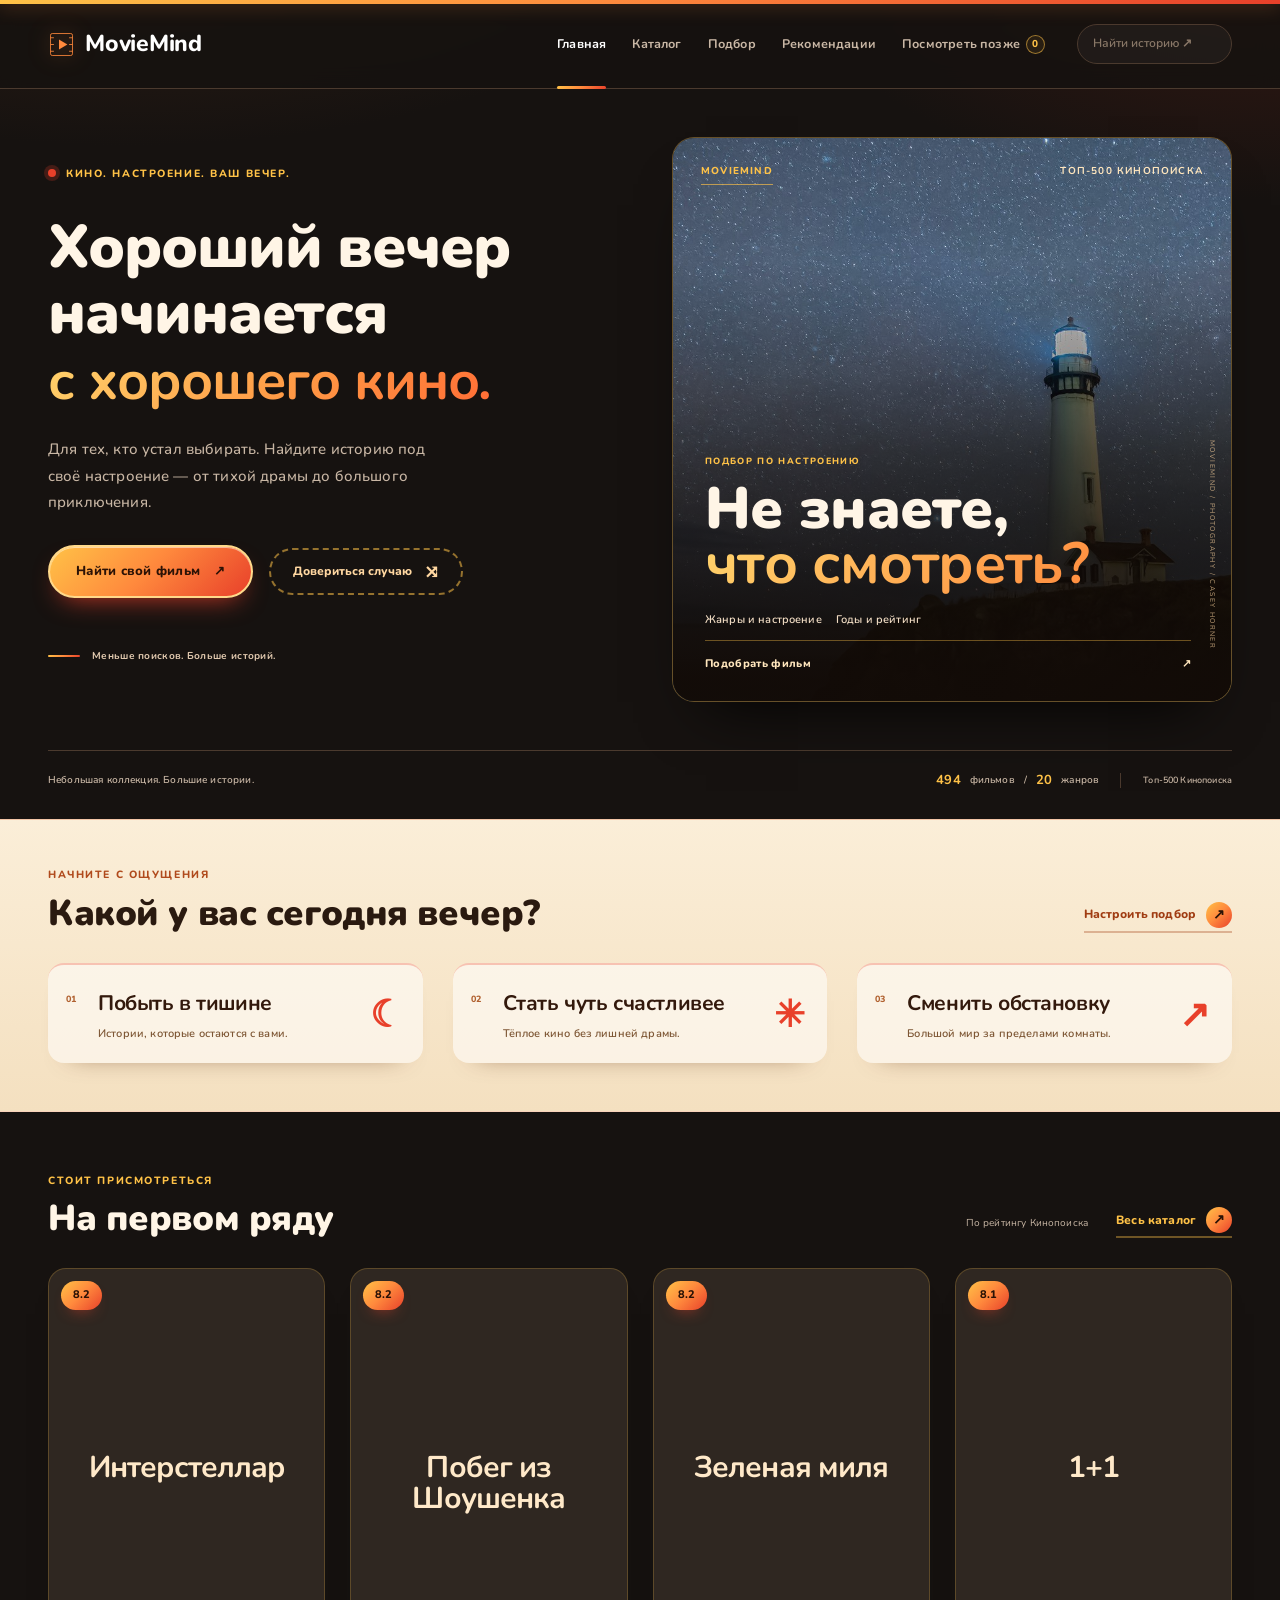
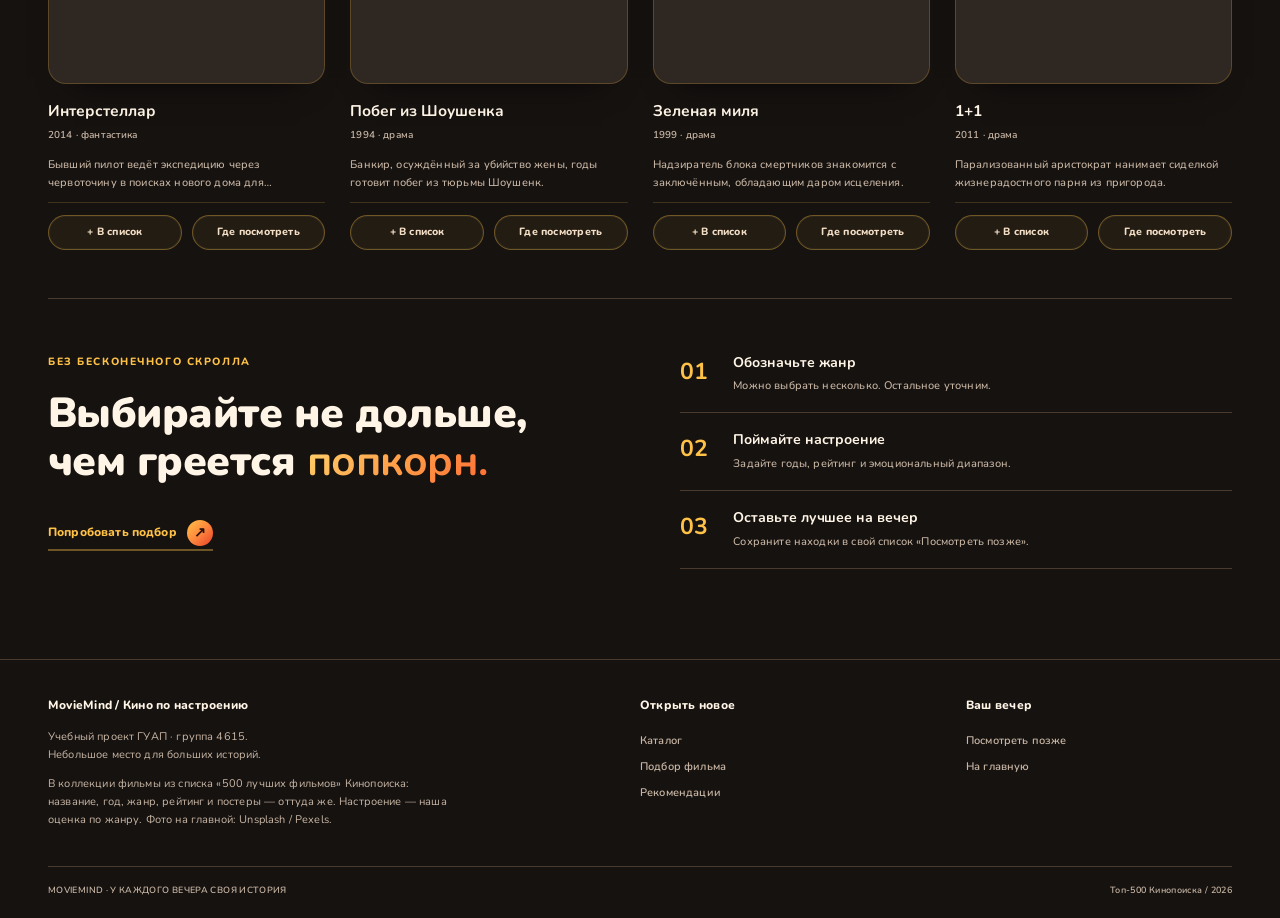
<file: index.html>
<!DOCTYPE html>
<html lang="ru">
<head>
<meta charset="UTF-8"><meta name="viewport" content="width=device-width, initial-scale=1">
<meta name="description" content="MovieMind — найдите кино под своё настроение и соберите список на вечер.">
<meta name="theme-color" content="#161210">
<title>MovieMind — у каждого вечера своя история</title>
<link rel="icon" href="assets/favicon.svg" type="image/svg+xml">
<link rel="preconnect" href="https://fonts.googleapis.com">
<link rel="preconnect" href="https://fonts.gstatic.com" crossorigin>
<link href="https://fonts.googleapis.com/css2?family=Nunito:wght@400;500;600;700;800;900&display=swap" rel="stylesheet">
<link rel="stylesheet" href="style.css">
<link rel="stylesheet" href="theme.css">
</head>
<body data-page="index">
<div id="site-header"></div>
<main id="main-content">
<section class="hero wrap" aria-labelledby="heroTitle">
 <div class="hero-copy">
  <p class="eyebrow"><span class="live-dot"></span> Кино. Настроение. Ваш вечер.</p>
  <h1 id="heroTitle">Хороший вечер<br>начинается<br><em>с хорошего кино.</em></h1>
  <p class="lead">Для тех, кто устал выбирать. Найдите историю под своё настроение — от тихой драмы до большого приключения.</p>
  <div class="hero-btns"><a class="btn btn-main" href="picker.html">Найти свой фильм <span aria-hidden="true">↗</span></a><button class="text-btn" id="randomBtn" type="button">Довериться случаю <span aria-hidden="true">⤨</span></button></div>
  <div class="hero-caption"><span class="caption-rule"></span> Меньше поисков. Больше историй.</div>
 </div>
 <article class="feature" aria-labelledby="featureTitle">
  <img class="feature-art" src="assets/photo-1.jpg" alt="Фотография маяка на скалистом берегу под звёздным небом" fetchpriority="high" width="1200" height="1500">
  <div class="feature-top"><span>MOVIEMIND</span><span>ТОП-500 КИНОПОИСКА</span></div>
  <div class="feature-info"><p class="eyebrow">Подбор по настроению</p><h2 id="featureTitle">Не знаете,<br><em>что смотреть?</em></h2><p class="feature-meta"><span>Жанры и настроение</span> <span>Годы и рейтинг</span></p><button class="feature-link" id="featureBtn" type="button">Подобрать фильм <span aria-hidden="true">↗</span></button></div>
  <span class="feature-side">MOVIEMIND / PHOTOGRAPHY / CASEY HORNER</span>
 </article>
</section>
<div class="collection-line wrap"><span>Небольшая коллекция. Большие истории.</span><div><b id="statMovies">12</b> фильмов <span aria-hidden="true">/</span> <b id="statGenres">6</b> жанров <span class="collection-note">Топ-500 Кинопоиска</span></div></div>
<section class="mood-section" aria-labelledby="moodHeading"><div class="wrap">
 <div class="row-head"><div><p class="eyebrow">НАЧНИТЕ С ОЩУЩЕНИЯ</p><h2 id="moodHeading">Какой у вас сегодня вечер?</h2></div><a class="editorial-link" href="picker.html">Настроить подбор <span aria-hidden="true">↗</span></a></div>
 <div class="mood-collections">
  <a class="mood-collection" href="catalog.html?genre=драма&amp;moodFrom=1&amp;moodTo=4"><span class="mood-number">01</span><div><h3>Побыть в тишине</h3><p>Истории, которые остаются с вами.</p></div><span class="mood-symbol" aria-hidden="true">☾</span></a>
  <a class="mood-collection" href="catalog.html?genre=комедия&amp;moodFrom=7&amp;moodTo=10"><span class="mood-number">02</span><div><h3>Стать чуть счастливее</h3><p>Тёплое кино без лишней драмы.</p></div><span class="mood-symbol" aria-hidden="true">✳</span></a>
  <a class="mood-collection" href="catalog.html?genre=приключения"><span class="mood-number">03</span><div><h3>Сменить обстановку</h3><p>Большой мир за пределами комнаты.</p></div><span class="mood-symbol" aria-hidden="true">↗</span></a>
 </div>
</div></section>
<section class="wrap selection-section" aria-labelledby="selectionHeading">
 <div class="row-head"><div><p class="eyebrow">СТОИТ ПРИСМОТРЕТЬСЯ</p><h2 id="selectionHeading">На первом ряду</h2></div><div class="selection-nav"><span>По рейтингу Кинопоиска</span><a class="editorial-link" href="catalog.html">Весь каталог <span aria-hidden="true">↗</span></a></div></div>
 <div class="home-grid" id="topRow"></div>
</section>
<section class="wrap about-selection" aria-labelledby="aboutHeading">
 <div><p class="eyebrow">БЕЗ БЕСКОНЕЧНОГО СКРОЛЛА</p><h2 id="aboutHeading">Выбирайте не дольше,<br>чем греется <em>попкорн.</em></h2><a class="editorial-link" href="picker.html">Попробовать подбор <span aria-hidden="true">↗</span></a></div>
 <ol class="editorial-steps"><li><span>01</span><div><h3>Обозначьте жанр</h3><p>Можно выбрать несколько. Остальное уточним.</p></div></li><li><span>02</span><div><h3>Поймайте настроение</h3><p>Задайте годы, рейтинг и эмоциональный диапазон.</p></div></li><li><span>03</span><div><h3>Оставьте лучшее на вечер</h3><p>Сохраните находки в свой список «Посмотреть позже».</p></div></li></ol>
</section>
</main>
<div id="site-footer"></div>
<script src="data/movies.js"></script><script src="data/descriptions.js"></script><script src="data/availability.js"></script><script src="func.js" defer></script>
</body></html>
</file>
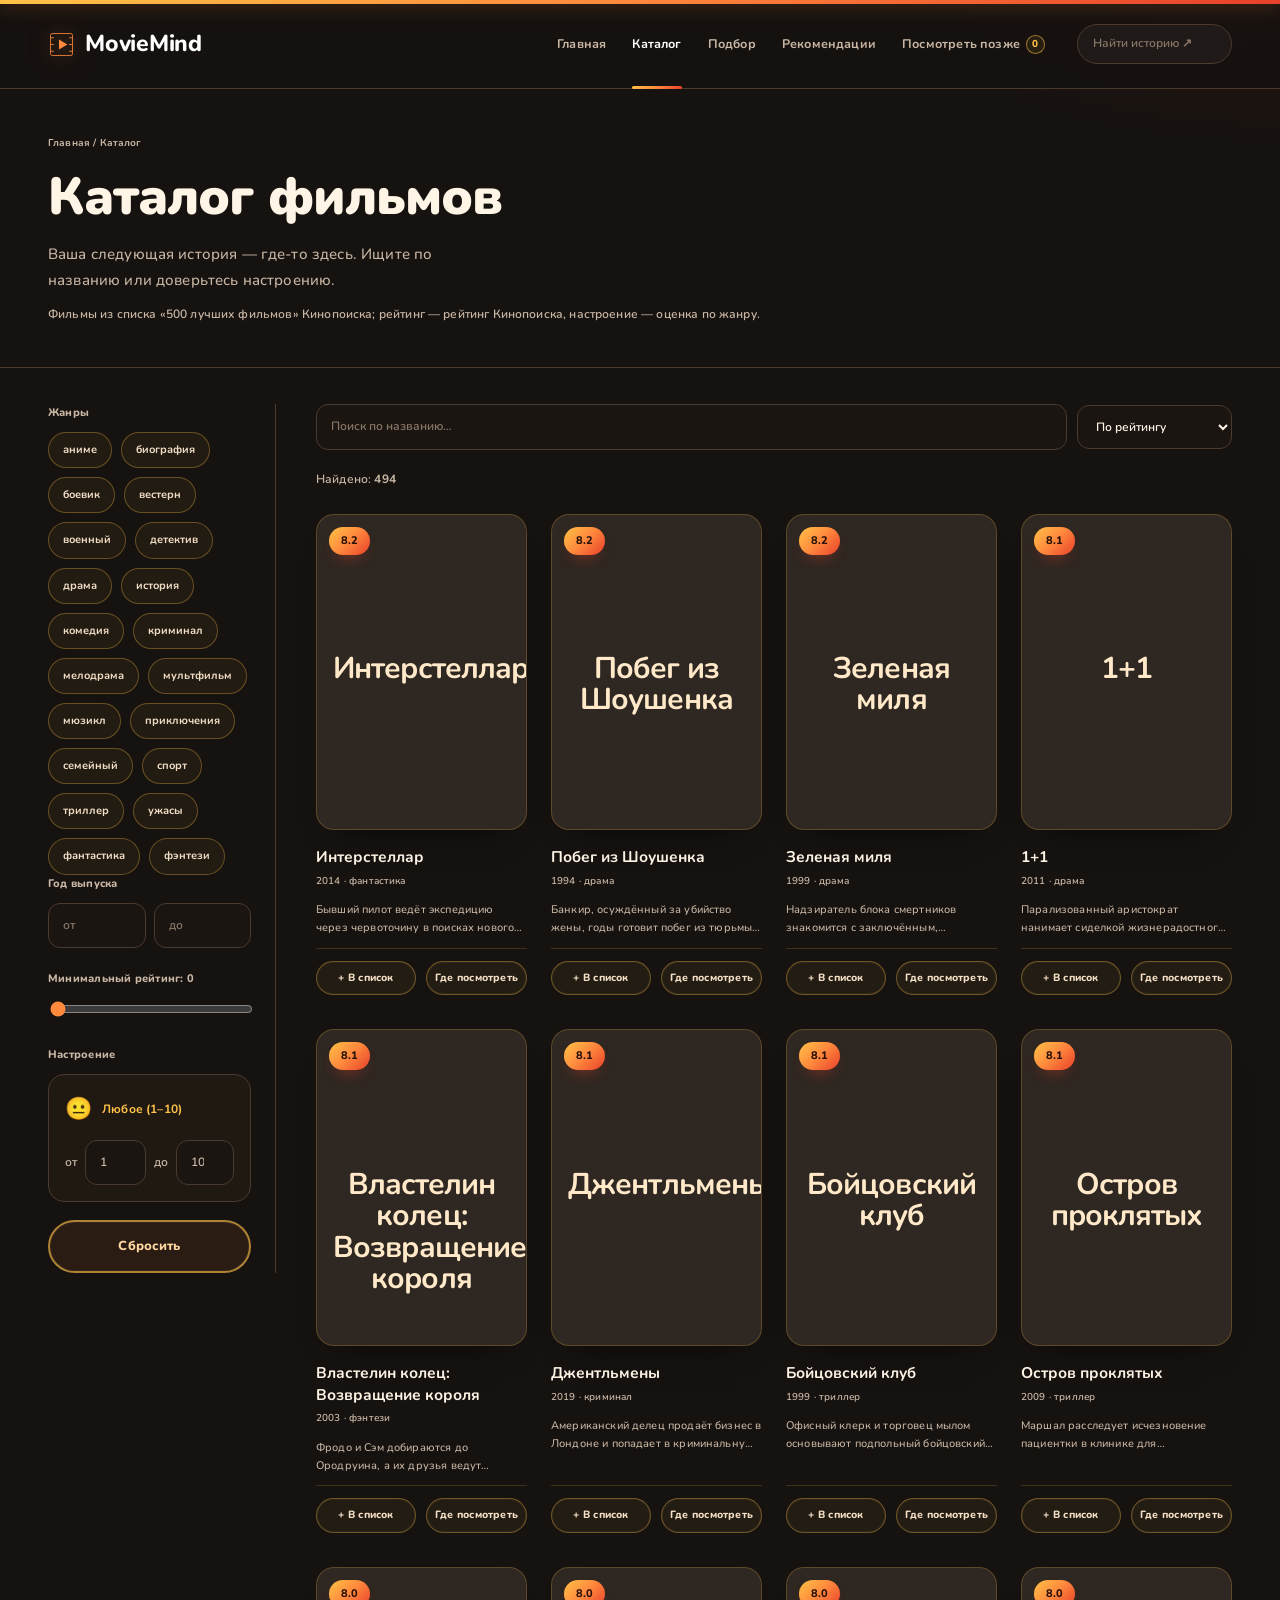
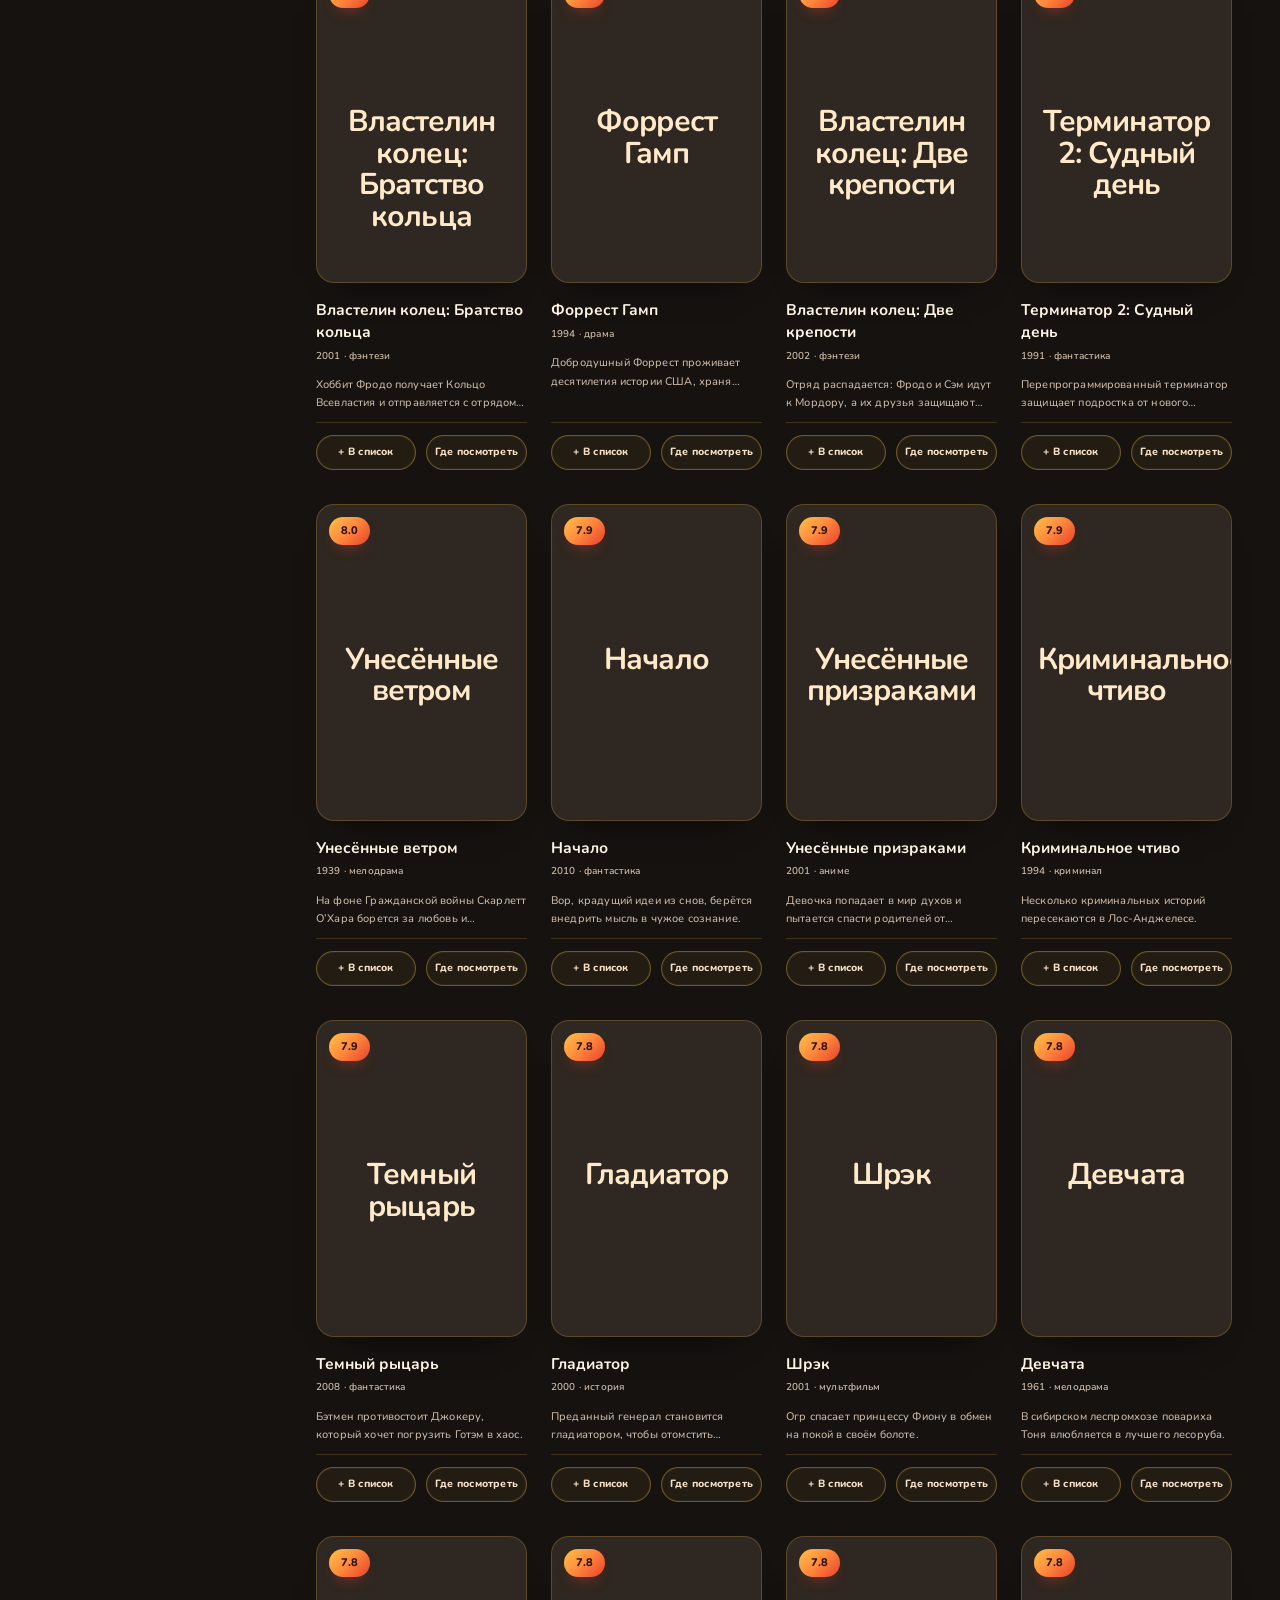
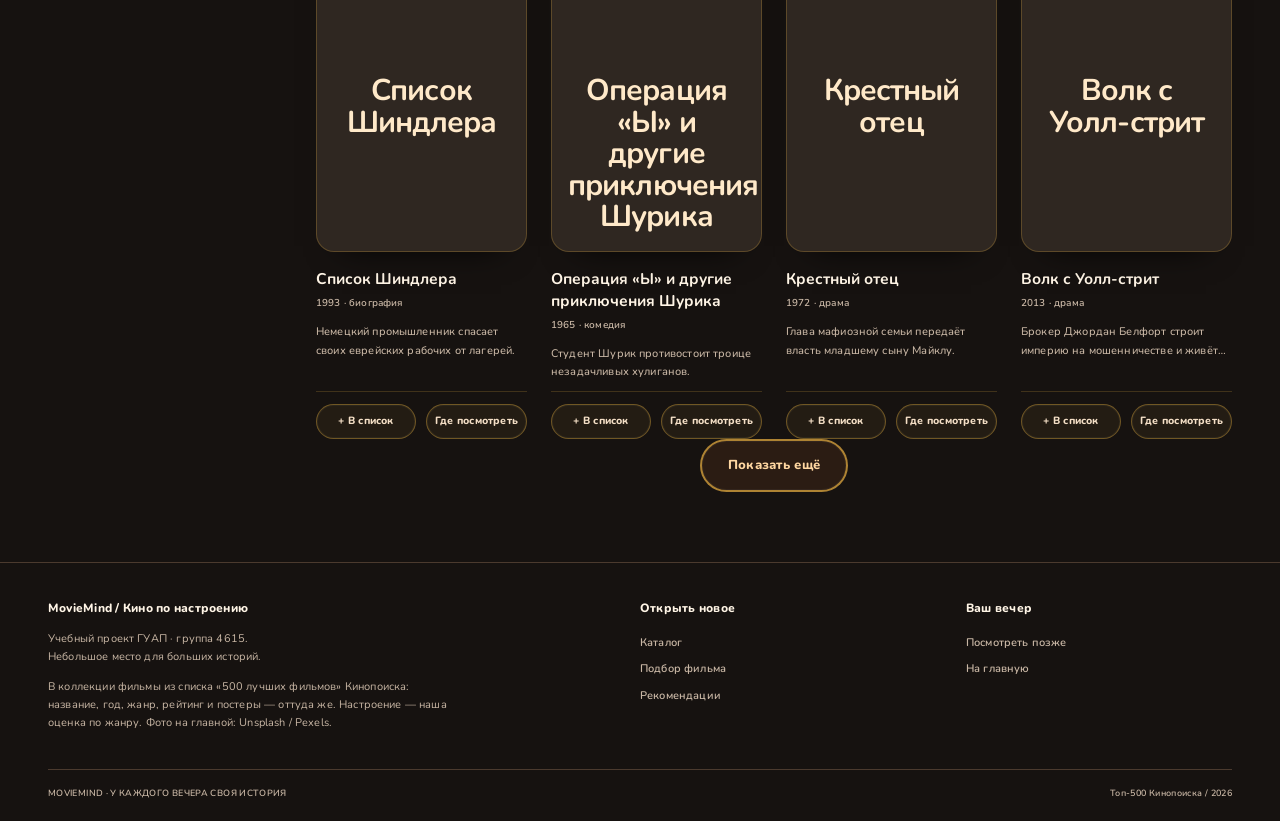
<file: catalog.html>
<!DOCTYPE html>
<html lang="ru">
<head>
<meta charset="UTF-8">
<meta name="viewport" content="width=device-width, initial-scale=1">
<title>Каталог — MovieMind</title>
<meta name="theme-color" content="#161210">
<link rel="icon" href="assets/favicon.svg" type="image/svg+xml">
<link rel="preconnect" href="https://fonts.googleapis.com">
<link rel="preconnect" href="https://fonts.gstatic.com" crossorigin>
<link href="https://fonts.googleapis.com/css2?family=Nunito:wght@400;500;600;700;800;900&display=swap" rel="stylesheet">
<link rel="stylesheet" href="style.css">
<link rel="stylesheet" href="theme.css">
</head>
<body data-page="catalog">
<div id="site-header"></div>
<main id="main-content">
  <section class="page-head"><div class="wrap">
    <p class="crumbs"><a href="index.html">Главная</a> / Каталог</p>
    <h1>Каталог фильмов</h1><p class="lead">Ваша следующая история — где-то здесь. Ищите по названию или доверьтесь настроению.</p><p class="note">Фильмы из списка «500 лучших фильмов» Кинопоиска; рейтинг — рейтинг Кинопоиска, настроение — оценка по жанру.</p>
  </div></section>
  <section class="wrap">
    <div class="layout">
      <aside class="filters" id="filters" aria-label="Фильтры">
        <div class="f-title">Жанры</div>
        <div class="chips" id="genreChips"></div>
        <!-- renderFilters() вставит сюда год, рейтинг и диапазон настроения -->
        <div id="paramsBox"></div>
        <button class="btn btn-ghost" id="resetBtn" type="button" style="margin-top:18px;width:100%">Сбросить</button>
      </aside>
      <div>
        <div class="toolbar">
          <button class="btn btn-ghost" id="filtersBtn" type="button" aria-expanded="false" aria-controls="filters">Фильтры</button>
          <input id="searchInput" class="input" type="search" placeholder="Поиск по названию…" aria-label="Поиск по названию">
          <select id="sortSelect" class="input" aria-label="Сортировка"><option value="rating">По рейтингу</option><option value="year">По году</option><option value="title">По названию</option></select>
        </div>
        <p class="meta" role="status">Найдено: <b id="foundCount">0</b></p>
        <div class="msg warn" id="storageWarn" hidden>Браузер не даёт сохранять данные: список «Посмотреть позже» будет работать только до закрытия страницы.</div>
        <div class="msg error" id="dataError" hidden>Коллекция временно недоступна. Попробуйте обновить страницу.</div>
        <div class="msg" id="emptyMsg" hidden>Ничего не найдено. Попробуйте изменить условия поиска.</div>
        <div class="grid" id="grid"></div>
        <p style="text-align:center"><button class="btn btn-ghost" id="moreBtn" type="button" hidden>Показать ещё</button></p>
      </div>
    </div>
  </section>
</main>
<div id="site-footer"></div>
<script src="data/movies.js"></script>
<script src="data/descriptions.js"></script>
<script src="data/availability.js"></script>
<script src="func.js" defer></script>
</body>
</html>
</file>
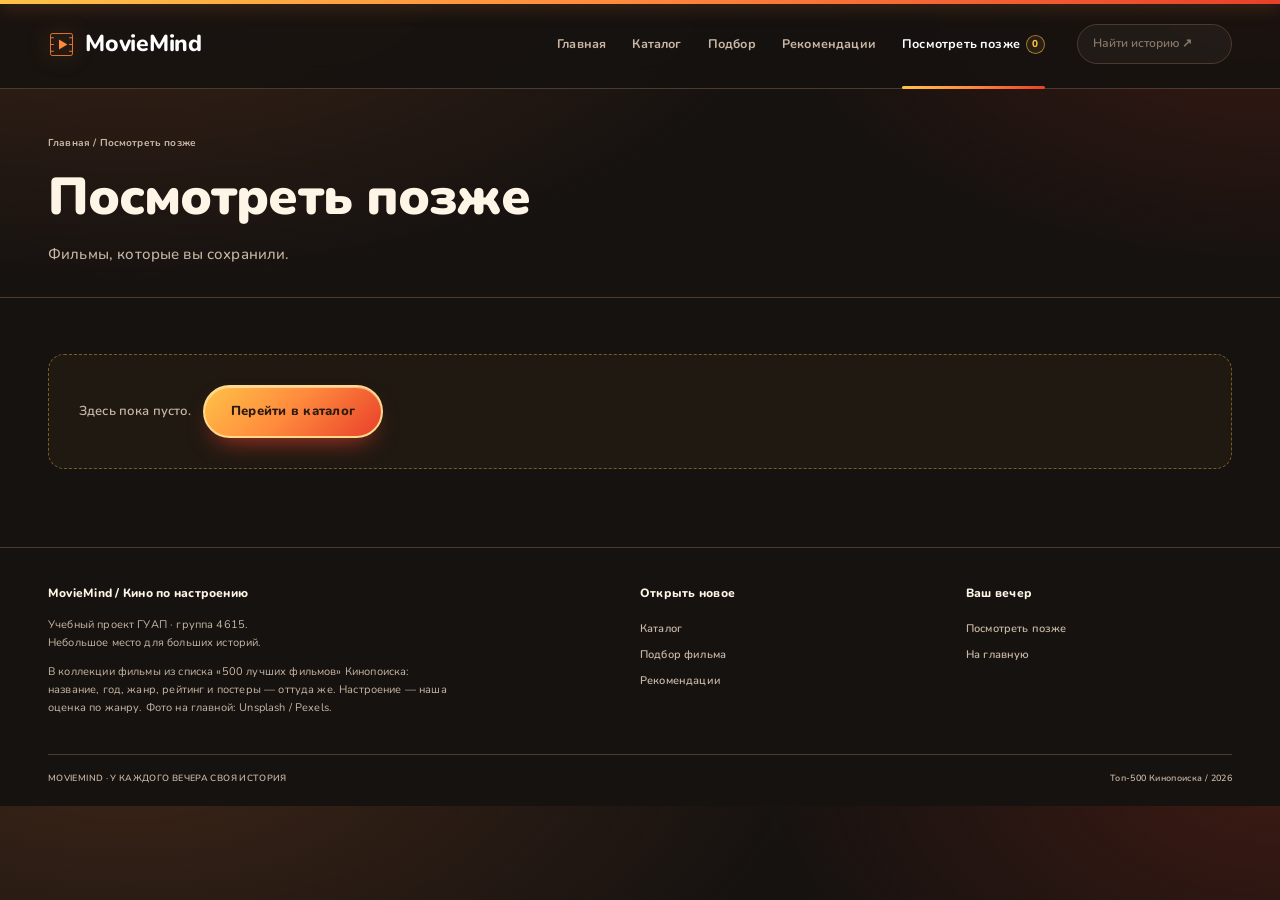
<file: later.html>
<!DOCTYPE html>
<html lang="ru">
<head>
<meta charset="UTF-8">
<meta name="viewport" content="width=device-width, initial-scale=1">
<title>Посмотреть позже — MovieMind</title>
<meta name="theme-color" content="#161210">
<link rel="icon" href="assets/favicon.svg" type="image/svg+xml">
<link rel="preconnect" href="https://fonts.googleapis.com">
<link rel="preconnect" href="https://fonts.gstatic.com" crossorigin>
<link href="https://fonts.googleapis.com/css2?family=Nunito:wght@400;500;600;700;800;900&display=swap" rel="stylesheet">
<link rel="stylesheet" href="style.css">
<link rel="stylesheet" href="theme.css">
</head>
<body data-page="later">
<div id="site-header"></div>
<main id="main-content">
  <section class="page-head"><div class="wrap">
    <p class="crumbs"><a href="index.html">Главная</a> / Посмотреть позже</p>
    <h1>Посмотреть позже</h1><p class="lead">Фильмы, которые вы сохранили.</p>
  </div></section>
  <section class="wrap">
    <div class="msg warn" id="storageWarn" hidden>Браузер не даёт сохранять данные: список будет работать только до закрытия страницы.</div>
    <div class="msg error" id="dataError" hidden>Коллекция временно недоступна. Попробуйте обновить страницу.</div>
    <div class="msg" id="laterEmpty">Здесь пока пусто. <a class="btn btn-main" href="catalog.html" style="margin-left:8px">Перейти в каталог</a></div>
    <div class="grid" id="laterGrid"></div>
  </section>
</main>
<div id="site-footer"></div>
<script src="data/movies.js"></script>
<script src="data/descriptions.js"></script>
<script src="data/availability.js"></script>
<script src="func.js" defer></script>
</body>
</html>
</file>
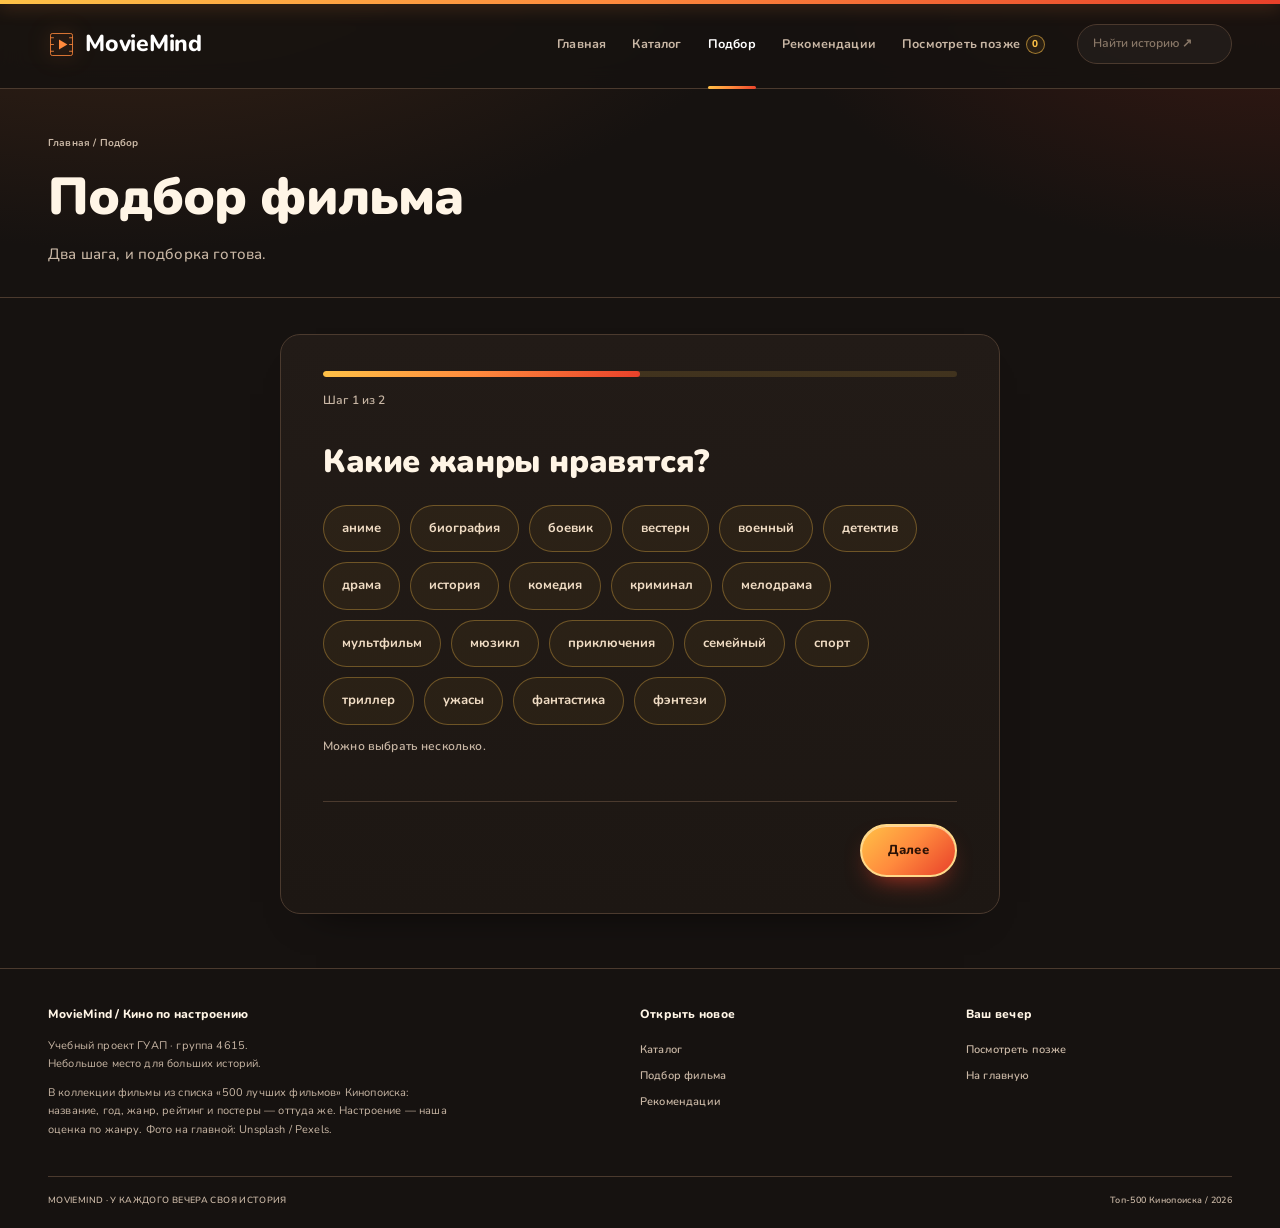
<file: picker.html>
<!DOCTYPE html>
<html lang="ru">
<head>
<meta charset="UTF-8">
<meta name="viewport" content="width=device-width, initial-scale=1">
<title>Подбор фильма — MovieMind</title>
<meta name="theme-color" content="#161210">
<link rel="icon" href="assets/favicon.svg" type="image/svg+xml">
<link rel="preconnect" href="https://fonts.googleapis.com">
<link rel="preconnect" href="https://fonts.gstatic.com" crossorigin>
<link href="https://fonts.googleapis.com/css2?family=Nunito:wght@400;500;600;700;800;900&display=swap" rel="stylesheet">
<link rel="stylesheet" href="style.css">
<link rel="stylesheet" href="theme.css">
</head>
<body data-page="picker">
<div id="site-header"></div>
<main id="main-content">
  <section class="page-head"><div class="wrap">
    <p class="crumbs"><a href="index.html">Главная</a> / Подбор</p>
    <h1>Подбор фильма</h1><p class="lead">Два шага, и подборка готова.</p>
  </div></section>
  <section class="wrap">
    <div class="panel wizard">
      <!-- Индикатор прогресса: теперь шагов два -->
      <div class="progress" id="progWrap" role="progressbar" aria-label="Прогресс подбора" aria-valuemin="1" aria-valuemax="2" aria-valuenow="1"><span id="progBar"></span></div>
      <p class="meta" id="stepLabel">Шаг 1 из 2</p>

      <!-- Шаг 1: только жанры -->
      <div class="pane active" data-step="1">
        <h2>Какие жанры нравятся?</h2>
        <div class="chips" id="pickGenres"></div>
        <p class="meta" style="margin-top:12px">Можно выбрать несколько.</p>
      </div>

      <!-- Шаг 2: остальные фильтры вместе, включая настроение -->
      <div class="pane" data-step="2">
        <h2>Уточните параметры</h2>
        <!-- renderFilters() вставит сюда год, рейтинг и диапазон настроения -->
        <div id="pickParams"></div>
      </div>

      <div class="wiz-actions">
        <button class="btn btn-ghost" id="backBtn" type="button">Назад</button>
        <button class="btn btn-main" id="nextBtn" type="button">Далее</button>
      </div>
    </div>
    <div class="msg error" id="dataError" hidden>Коллекция временно недоступна. Попробуйте обновить страницу.</div>
  </section>
</main>
<div id="site-footer"></div>
<script src="data/movies.js"></script>
<script src="data/descriptions.js"></script>
<script src="data/availability.js"></script>
<script src="func.js" defer></script>
</body>
</html>
</file>
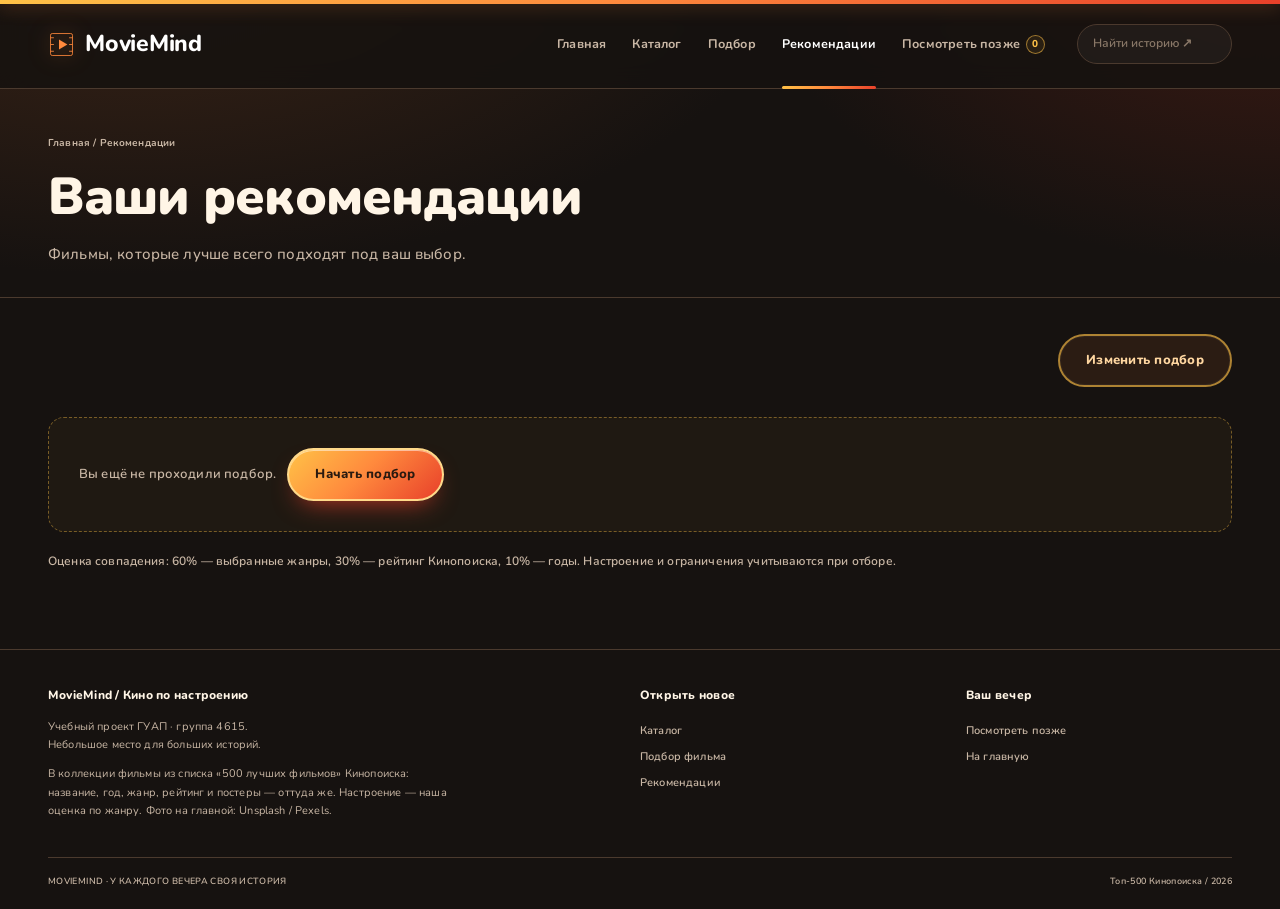
<file: recommendations.html>
<!DOCTYPE html>
<html lang="ru">
<head>
<meta charset="UTF-8">
<meta name="viewport" content="width=device-width, initial-scale=1">
<title>Рекомендации — MovieMind</title>
<meta name="theme-color" content="#161210">
<link rel="icon" href="assets/favicon.svg" type="image/svg+xml">
<link rel="preconnect" href="https://fonts.googleapis.com">
<link rel="preconnect" href="https://fonts.gstatic.com" crossorigin>
<link href="https://fonts.googleapis.com/css2?family=Nunito:wght@400;500;600;700;800;900&display=swap" rel="stylesheet">
<link rel="stylesheet" href="style.css">
<link rel="stylesheet" href="theme.css">
</head>
<body data-page="recommendations">
<div id="site-header"></div>
<main id="main-content">
  <section class="page-head"><div class="wrap">
    <p class="crumbs"><a href="index.html">Главная</a> / Рекомендации</p>
    <h1>Ваши рекомендации</h1><p class="lead">Фильмы, которые лучше всего подходят под ваш выбор.</p>
  </div></section>
  <section class="wrap">
    <div class="row-head">
      <div class="chips" id="summary" aria-label="Выбранные параметры подбора"></div>
      <!-- Ссылка получит параметры подбора в func.js -->
      <a class="btn btn-ghost" id="changeLink" href="picker.html">Изменить подбор</a>
    </div>
    <div class="msg" id="noParams" hidden>Вы ещё не проходили подбор. <a class="btn btn-main" href="picker.html" style="margin-left:8px">Начать подбор</a></div>
    <div class="msg error" id="dataError" hidden>Коллекция временно недоступна. Попробуйте обновить страницу.</div>
    <p class="note">Оценка совпадения: 60% — выбранные жанры, 30% — рейтинг Кинопоиска, 10% — годы. Настроение и ограничения учитываются при отборе.</p>
    <div class="msg" id="recEmpty" hidden>Под эти условия ничего не нашлось. Попробуйте расширить годы, настроение или снизить рейтинг.</div>
    <div class="grid" id="recGrid"></div>
  </section>
</main>
<div id="site-footer"></div>
<script src="data/movies.js"></script>
<script src="data/descriptions.js"></script>
<script src="data/availability.js"></script>
<script src="func.js" defer></script>
</body>
</html>
</file>
<file: style.css>
/* MovieMind — cinematic editorial. Local typefaces and original SVG artwork. */
:root{--bg:#10191d;--surface:#172228;--surface-2:#1d2a30;--border:#344146;--text:#f3efe5;--muted:#adb8b8;--accent:#ebad7c;--paper:#e9e6dc;--ink:#203034;--r:3px;--serif:Georgia,'Times New Roman',serif}
*{box-sizing:border-box}html{scroll-behavior:smooth;scroll-padding-top:28px}body{margin:0;background:var(--bg);color:var(--text);font:15px/1.6 -apple-system,BlinkMacSystemFont,'Segoe UI',Arial,sans-serif}a{color:inherit;text-decoration:none}button,input,select{font:inherit;color:inherit}button,a,input,select{-webkit-tap-highlight-color:transparent}button{cursor:pointer;touch-action:manipulation}:focus-visible{outline:2px solid var(--accent);outline-offset:5px}[hidden]{display:none!important}img{display:block;max-width:100%}.wrap{width:min(1320px,100% - 96px);margin-inline:auto}h1,h2,h3,p{margin-top:0}h1,h2{font-family:var(--serif);font-weight:400;letter-spacing:-.045em;line-height:1.08}h1{font-size:clamp(42px,5.25vw,76px)}h2{font-size:clamp(30px,3vw,44px);margin-bottom:24px}h3{line-height:1.35}em{font-weight:400;color:var(--accent)}.eyebrow{font-size:10px;font-weight:650;letter-spacing:.16em;text-transform:uppercase;color:var(--muted);margin-bottom:20px}.lead{font-size:15px;line-height:1.8;color:var(--muted);max-width:460px}.meta,.note{font-size:12px;color:var(--muted)}.meta{margin-bottom:8px}.note{margin:12px 0}.header{border-bottom:1px solid var(--border)}.header-in{min-height:88px;display:flex;align-items:center;gap:32px}.logo{font-size:23px;letter-spacing:-1.2px;font-weight:750;white-space:nowrap;display:flex;gap:10px;align-items:center}.logo svg{width:27px;height:27px;color:var(--accent)}nav{display:flex;gap:26px;align-self:stretch;margin-left:auto}nav a{display:flex;align-items:center;gap:6px;position:relative;font-size:12px;white-space:nowrap;color:var(--muted)}nav a:hover,nav a.active{color:var(--text)}nav a.active:after{content:'';height:2px;background:var(--accent);position:absolute;bottom:-1px;left:0;right:0}.count{font-size:10px;border:1px solid var(--border);border-radius:50%;min-width:19px;height:19px;display:grid;place-items:center}.quick{margin:0;width:155px}.quick input.input{width:100%;background:transparent;border:0;border-bottom:1px solid var(--border);padding:9px 0;font-size:12px;border-radius:0}.skip-link{position:absolute;left:20px;top:-60px;background:var(--paper);color:var(--ink);padding:10px;z-index:100}.skip-link:focus{top:10px}
.btn{display:inline-flex;align-items:center;justify-content:center;gap:26px;border:1px solid transparent;border-radius:var(--r);padding:13px 20px;font-size:12px;font-weight:650;line-height:1.6;text-align:center;transition:background .18s,transform .18s}.btn-main{background:var(--accent);color:#152125}.btn-main:hover{background:#f4c099;transform:translateY(-2px)}.btn-ghost{background:transparent;border-color:var(--border);color:var(--text)}.btn-ghost:hover{background:var(--surface-2);border-color:var(--muted)}.text-btn,.editorial-link{font-size:12px;font-weight:550;background:none;border:0;padding:0;color:var(--text);display:inline-flex;align-items:center;gap:20px}.text-btn:hover,.editorial-link:hover{color:var(--accent)}.text-btn span,.editorial-link span{font-size:21px;line-height:1}.hero{display:grid;grid-template-columns:1fr 1fr;gap:64px;padding-top:48px;padding-bottom:48px;align-items:center}.hero-copy{padding-bottom:10px}.hero-copy .eyebrow{display:flex;align-items:center;gap:10px;margin-bottom:32px}.live-dot{width:6px;height:6px;background:var(--accent);border-radius:50%}.hero h1{margin-bottom:24px}.hero h1 em{font-size:.91em}.hero .lead{max-width:395px;font-size:14px}.hero-btns{display:flex;gap:24px;align-items:center;margin-top:30px;flex-wrap:wrap}.hero-caption{display:flex;gap:12px;align-items:center;color:var(--muted);font-size:10px;margin-top:50px;letter-spacing:.03em}.caption-rule{width:32px;height:1px;background:var(--muted)}.feature{height:565px;position:relative;overflow:hidden;background:#243f48}.feature-art{width:100%;height:100%;object-fit:cover;object-position:center 40%}.feature:after{content:'';position:absolute;inset:0;background:linear-gradient(0deg,rgba(8,20,25,.98),transparent 65%);pointer-events:none}.feature-top{position:absolute;top:25px;left:28px;right:28px;display:flex;justify-content:space-between;font-size:10px;letter-spacing:.12em;color:#f7edda;z-index:1}.feature-top span:first-child{border-bottom:1px solid #d6cab3;padding-bottom:4px}.feature-info{position:absolute;bottom:28px;left:32px;right:40px;z-index:1}.feature-info .eyebrow{font-size:9px;color:#d3c3aa;margin-bottom:12px}.feature h2{font-size:58px;line-height:.95;margin-bottom:20px}.feature h2 em{color:var(--text)}.feature-meta{font-size:11px;color:#d8d7cd;display:flex;flex-wrap:wrap;gap:14px}.feature-meta small{font-size:9px;opacity:.75}.feature-link{padding:13px 0 0;border:0;border-top:1px solid #516169;background:none;color:var(--text);font-size:11px;width:100%;display:flex;justify-content:space-between}.feature-link:hover{color:var(--accent)}.feature-side{position:absolute;right:13px;bottom:52px;writing-mode:vertical-rl;font-size:7px;letter-spacing:.2em;color:#a4b4b7;z-index:1}.collection-line{display:flex;justify-content:space-between;align-items:center;border-top:1px solid var(--border);padding:19px 0 24px;color:var(--muted);font-size:10px;gap:20px}.collection-line>div{display:flex;gap:9px;align-items:center}.collection-line b{color:var(--text);font-size:12px}.collection-line .collection-note{border-left:1px solid var(--border);margin-left:12px;padding-left:22px;font-size:9px}
.mood-section{background:var(--paper);color:var(--ink);padding:46px 0 48px;margin-top:4px}.row-head{display:flex;align-items:flex-end;justify-content:space-between;gap:24px;margin-bottom:30px}.row-head h2{margin:0}.row-head .eyebrow{margin-bottom:10px}.mood-section .eyebrow{color:#5b6867}.mood-section .editorial-link{color:var(--ink)}.mood-collections{display:grid;grid-template-columns:repeat(3,1fr);gap:30px}.mood-collection{display:grid;grid-template-columns:20px 1fr 35px;gap:12px;padding-top:24px;border-top:1px solid #b9bdb6;align-items:center;transition:transform .2s}.mood-collection:hover{transform:translateY(-4px)}.mood-number{font-size:9px;align-self:start;padding-top:3px;color:#626f6d}.mood-collection h3{font-family:var(--serif);font-size:21px;letter-spacing:-.02em;font-weight:400;margin-bottom:6px}.mood-collection p{font-size:11px;color:#546361;margin:0}.mood-symbol{font-family:var(--serif);font-size:37px;line-height:1;color:#536b64}.selection-section{padding-top:60px;padding-bottom:48px}.selection-nav{display:flex;align-items:center;gap:28px}.selection-nav>span{font-size:10px;color:var(--muted)}.home-grid{display:grid;grid-template-columns:repeat(4,minmax(0,1fr));gap:25px}.card{min-width:0;display:flex;flex-direction:column}.poster{position:relative;aspect-ratio:2/3;background:#29404a;overflow:hidden;isolation:isolate}.poster img{position:absolute;inset:0;width:100%;height:100%;object-fit:cover;transition:transform .5s;z-index:1}.card:hover .poster img{transform:scale(1.035)}.poster-title{position:absolute;left:16px;right:16px;top:44%;font-family:var(--serif);font-size:30px;text-align:center;line-height:1.05;letter-spacing:-.03em}.poster img+.poster-title{display:none}.badge{position:absolute;top:12px;left:12px;background:var(--paper);color:var(--ink);font-size:11px;font-weight:750;padding:4px 9px;z-index:2}.mood{display:none}.card-body{padding-top:16px;display:flex;flex-direction:column;flex:1}.card h3{font-size:15px;font-weight:550;margin:0 0 5px;letter-spacing:-.02em}.card .meta{font-size:10px;min-height:16px;color:var(--muted)}.desc{font-size:11px;color:var(--muted);margin:4px 0 10px;display:-webkit-box;-webkit-line-clamp:2;-webkit-box-orient:vertical;overflow:hidden}.actions{display:flex;gap:8px;margin-top:auto;padding-top:14px;border-top:1px solid var(--border)}.actions .btn{padding:6px 5px;font-size:10px;flex:1;gap:5px;border:0;background:none;white-space:nowrap}.actions .btn:hover{color:var(--accent);background:var(--surface-2)}.actions .later-btn{border-right:1px solid var(--border);border-radius:0}.later-btn.on{color:var(--accent)}.match{height:3px;background:var(--surface-2);margin:1px 0 12px}.match span{display:block;height:100%;background:var(--accent)}.about-selection{border-top:1px solid var(--border);padding:54px 0 60px;display:grid;grid-template-columns:1fr 1fr;gap:80px}.about-selection h2{font-size:42px;line-height:1.14}.about-selection .editorial-link{margin-top:10px}.editorial-steps{padding:0;margin:0;list-style:none}.editorial-steps li{display:flex;gap:25px;border-bottom:1px solid var(--border);padding:17px 0}.editorial-steps li:first-child{padding-top:0}.editorial-steps li>span{font-family:var(--serif);font-size:23px;color:var(--accent)}.editorial-steps h3{font-size:14px;font-weight:550;margin-bottom:5px}.editorial-steps p{font-size:11px;color:var(--muted);margin:0}
.page-head{padding:46px 0 30px;border-bottom:1px solid var(--border)}.page-head h1{font-size:52px;margin:16px 0}.page-head .lead{margin-bottom:0}.crumbs{font-size:10px;color:var(--muted)}.crumbs a:hover{color:var(--accent)}section.wrap:not(.hero):not(.selection-section):not(.about-selection){padding-top:36px;padding-bottom:24px}.layout{display:grid;grid-template-columns:228px minmax(0,1fr);gap:40px}.layout>div{min-width:0}.filters{border-right:1px solid var(--border);padding-right:24px;align-self:start}.panel{background:var(--surface);border:1px solid var(--border);padding:28px}.f-title{font-size:11px;font-weight:650;margin:22px 0 10px;color:var(--muted)}.f-title:first-child{margin-top:0}.row2{display:flex;gap:8px}.row2>*{min-width:0;flex:1}.input{width:100%;border:1px solid var(--border);border-radius:var(--r);background:var(--surface);padding:11px 12px;font-size:12px}.input::placeholder{color:var(--muted);opacity:.8}input[type=range]{width:100%;accent-color:var(--accent)}.chips{display:flex;flex-wrap:wrap;gap:7px}.chip{border:1px solid var(--border);border-radius:var(--r);background:none;padding:6px 10px;font-size:11px;transition:background .15s}.chip:hover{border-color:var(--muted)}.chip.active{background:var(--accent);border-color:var(--accent);color:var(--ink)}.toolbar{display:flex;gap:10px;align-items:center;margin-bottom:20px;flex-wrap:wrap}.toolbar>.input{flex:1;min-width:155px}.toolbar select.input{flex:0 0 auto;width:auto}.toolbar select{color-scheme:dark}#filtersBtn{display:none}.grid{display:grid;grid-template-columns:repeat(auto-fill,minmax(190px,1fr));gap:34px 24px;margin-top:24px}.msg{padding:30px;color:var(--muted);border:1px dashed var(--border);font-size:13px;margin:20px 0}.msg a{color:var(--accent)}.msg .btn-main{color:var(--ink)}.msg.error{border-color:#c47b73;color:#edaaa2}.msg.warn{border-color:var(--accent)}.wizard{max-width:720px;margin:auto;padding:36px 42px}.progress{height:2px;background:var(--border);margin-bottom:14px}.progress span{height:100%;display:block;background:var(--accent);width:50%;transition:width .2s}.pane{display:none;padding:25px 0}.pane.active{display:block}.pane h2{font-size:32px;margin-bottom:26px}.wizard .chips{gap:10px}.wizard .chip{padding:12px 18px;font-size:13px}.mood-box{padding:16px;border:1px solid var(--border)}.mood-preview{display:flex;align-items:center;gap:10px;margin-bottom:12px;font-size:12px;color:var(--accent)}.mood-face-sm{font-size:22px}.mood-field{display:flex;align-items:center;gap:8px;color:var(--muted);font-size:12px}.mood-field .input{width:100%}.wiz-actions{display:flex;justify-content:space-between;border-top:1px solid var(--border);padding-top:22px;margin-top:12px}.tag{padding:5px 10px;border:1px solid var(--border);font-size:11px}.tag.demo-label{border-color:#6a6655;color:#e4c7a4}.source-disclaimer{font-size:12px;color:var(--muted);border-left:2px solid var(--accent);padding-left:12px}
 dialog{background:var(--surface);border:1px solid var(--border);color:var(--text);padding:32px;max-width:720px;width:calc(100% - 32px);max-height:calc(100dvh - 48px);overflow:auto;border-radius:4px}dialog::backdrop{background:rgba(4,12,15,.85);backdrop-filter:blur(6px)}dialog h3{font-family:var(--serif);font-size:30px;font-weight:400;line-height:1.1}dialog p{font-size:13px}dialog .src{display:flex;justify-content:space-between;gap:12px;padding:13px 0;border-bottom:1px solid var(--border)}dialog .src a{color:var(--accent)}.movie-detail{display:grid;grid-template-columns:180px 1fr;gap:25px}.detail-poster{width:180px;aspect-ratio:2/3;object-fit:cover}.detail-copy h3{margin:12px 0}.detail-copy .actions{margin-bottom:20px}.detail-copy .actions .btn{font-size:12px}.detail-copy .meta{font-size:11px}.dialog-close{float:right;background:none;border:1px solid var(--border);color:var(--text);padding:5px 12px;font-size:20px;line-height:1;margin-bottom:12px}.detail-launch{padding:0;border:0;background:none;text-align:left;font:inherit;color:inherit;text-decoration-thickness:1px;text-underline-offset:4px}.detail-launch:hover{text-decoration:underline}.poster-button{width:100%;border:0;padding:0;display:block;text-align:inherit}.poster-button:focus-visible{outline-offset:4px}#toast{position:fixed;bottom:24px;left:50%;transform:translate(-50%,15px);max-width:calc(100% - 32px);background:var(--paper);color:var(--ink);padding:12px 22px;font-size:12px;opacity:0;pointer-events:none;transition:opacity .2s,transform .2s;z-index:100;box-shadow:0 10px 40px #0005}#toast.show{opacity:1;transform:translate(-50%,0)}footer{border-top:1px solid var(--border);padding:36px 0 20px;margin-top:30px}.f-cols{display:grid;grid-template-columns:2fr 1fr 1fr;gap:60px;font-size:11px;color:var(--muted)}.f-cols b{display:block;color:var(--text);font-size:12px;margin-bottom:12px}.f-cols a{display:block;padding:4px 0}.f-cols a:hover{color:var(--accent)}.f-cols p{max-width:410px;font-size:11px}.footer-bottom{display:flex;justify-content:space-between;gap:20px;border-top:1px solid var(--border);margin-top:26px;padding-top:16px;color:var(--muted);font-size:9px;letter-spacing:.04em}
@media(min-width:1440px){.hero{gap:90px}.feature{height:620px}.hero h1{font-size:80px}}@media(max-width:1120px){.wrap{width:calc(100% - 56px)}.header-in{gap:20px}nav{gap:18px}.quick{display:none}.hero{gap:34px}.feature{height:530px}.hero-btns{gap:18px}.home-grid{gap:18px}.layout{gap:24px;grid-template-columns:205px minmax(0,1fr)}.mood-collections{gap:20px}.mood-collection{grid-template-columns:14px 1fr 22px;gap:8px}.mood-collection h3{font-size:19px}.mood-symbol{font-size:28px}.hero h1{font-size:clamp(42px,5.5vw,66px)}}
@media(max-width:760px){.wrap{width:calc(100% - 40px)}.header-in{flex-wrap:wrap;gap:0;min-height:0;padding-top:20px}.logo{font-size:24px;margin-bottom:18px}nav{width:100%;margin:0;gap:22px;overflow-x:auto;white-space:nowrap}nav a{font-size:11px;padding:12px 0;min-height:44px}.hero{grid-template-columns:1fr;gap:34px;padding:36px 0}.hero-copy .eyebrow{margin-bottom:25px}.hero h1{font-size:clamp(46px,10vw,68px)}.hero .lead{max-width:520px}.hero-caption{margin-top:25px}.feature{height:480px}.feature-art{object-position:50% 42%}.feature h2{font-size:55px}.collection-line{align-items:flex-start;flex-direction:column;gap:10px}.collection-line .collection-note{padding-left:12px;margin-left:5px}.row-head{align-items:flex-start;gap:18px}.mood-section{padding:36px 0}.mood-section .row-head{flex-direction:column}.mood-collections{grid-template-columns:1fr;gap:22px}.mood-collection{grid-template-columns:22px 1fr 40px;padding-top:20px}.mood-collection h3{font-size:23px}.mood-symbol{font-size:34px}.selection-section{padding-top:38px}.selection-nav>span{display:none}.home-grid{grid-template-columns:repeat(2,minmax(0,1fr));gap:30px 18px}.card h3{font-size:14px}.home-grid .actions{flex-direction:column;gap:0}.home-grid .actions .later-btn{border-right:0}.selection-section h2{font-size:34px}.about-selection{grid-template-columns:1fr;gap:34px;padding:36px 0}.about-selection h2{font-size:36px}.layout{grid-template-columns:1fr}.filters{display:none;border:1px solid var(--border);padding:20px}.filters.open{display:block}#filtersBtn{display:inline-flex}.page-head{padding-top:28px}.page-head h1{font-size:42px}.page-head .lead{font-size:13px}.grid{grid-template-columns:repeat(2,minmax(0,1fr));gap:30px 18px}.grid .actions{flex-direction:column;gap:0}.grid .actions .later-btn{border-right:0}.wizard{padding:24px}.wizard .chip{padding:10px 13px}.toolbar select.input{flex:1}.toolbar>.input{min-width:130px}.f-cols{grid-template-columns:1fr 1fr;gap:24px}.f-cols>div:first-child{grid-column:1/-1}.footer-bottom{flex-direction:column;gap:5px}.movie-detail{grid-template-columns:110px 1fr;gap:16px}.detail-poster{width:110px}.detail-copy h3{font-size:25px}.detail-copy .actions{flex-wrap:wrap}.detail-copy .actions .btn{min-width:130px}dialog{padding:22px}}
@media(max-width:370px){.wrap{width:calc(100% - 28px)}.hero h1{font-size:41px}.hero-btns{align-items:flex-start;flex-direction:column}.collection-line>div{flex-wrap:wrap}.collection-line .collection-note{border:0;margin:0;padding:0}.feature-info{left:24px}.row-head{flex-wrap:wrap}.movie-detail{grid-template-columns:1fr}.detail-poster{width:100px}.actions .btn{font-size:9px}}
@media(prefers-reduced-motion:reduce){html{scroll-behavior:auto}*,*:before,*:after{transition:none!important;animation:none!important}}
</file>
<file: theme.css>
/* MovieMind — тёплая тема «кино-закат»:
   оранжевый, жёлтый, красный и тёплый серый + округлая типографика.
   Подключается после style.css и мягко переопределяет оформление. */

:root{
  --bg:#161210;
  --surface:#221b17;
  --surface-2:#2d241d;
  --border:#4b3a2e;
  --text:#fff5e6;
  --muted:#c9b7a5;
  --accent:#ff8a3d;
  --accent-2:#ffc247;
  --accent-3:#e8402a;
  --paper:#f9ecd7;
  --ink:#2a1a10;
  --r:16px;
  --serif:'Nunito',ui-rounded,'SF Pro Rounded',-apple-system,BlinkMacSystemFont,'Segoe UI',Arial,sans-serif;
  --sans:'Nunito',ui-rounded,'SF Pro Rounded',-apple-system,BlinkMacSystemFont,'Segoe UI',Arial,sans-serif;
  --grad:linear-gradient(135deg,#ffc247 0%,#ff8a3d 48%,#e8402a 100%);
  --grad-soft:linear-gradient(135deg,rgba(255,194,71,.18),rgba(232,64,42,.16));
  --ring:0 0 0 3px rgba(255,138,61,.3);
}

::selection{background:var(--accent);color:#2b1206}

body{
  font-family:var(--sans);
  font-size:15.5px;
  line-height:1.65;
  letter-spacing:.01em;
  background:
    radial-gradient(1100px 560px at 10% -8%,#3d2517 0%,transparent 62%),
    radial-gradient(900px 520px at 100% -4%,#3d1a13 0%,transparent 58%),
    var(--bg);
}

/* Тонкая градиентная полоса сверху страницы */
body::before{
  content:'';
  position:fixed;
  inset:0 0 auto 0;
  height:4px;
  background:var(--grad);
  z-index:200;
  pointer-events:none;
  box-shadow:0 0 18px rgba(255,138,61,.55);
}

::-webkit-scrollbar{width:12px;height:12px}
::-webkit-scrollbar-track{background:#141110}
::-webkit-scrollbar-thumb{background:linear-gradient(#ff9a45,#e8402a);border:3px solid #141110;border-radius:999px}

:focus-visible{outline:3px solid var(--accent-2);outline-offset:4px;border-radius:6px}

/* ── Типографика ─────────────────────────────────────────────── */
h1,h2,h3,.logo,.poster-title,.mood-collection h3,dialog h3{font-family:var(--serif)}
h1,h2{font-weight:900;letter-spacing:-.018em;line-height:1.1}
h1{font-size:clamp(38px,4.7vw,68px)}
h2{font-size:clamp(27px,2.8vw,40px);letter-spacing:-.012em}
h3{font-weight:700;letter-spacing:-.005em;line-height:1.4}

em{
  font-style:normal;
  font-weight:700;
  color:var(--accent-2);
  background:linear-gradient(135deg,#ffd66e 0%,#ff9a45 55%,#ff6a34 100%);
  -webkit-background-clip:text;
  background-clip:text;
  -webkit-text-fill-color:transparent;
}

.eyebrow{
  font-family:var(--sans);
  font-weight:800;
  font-size:10.5px;
  letter-spacing:.15em;
  color:var(--accent-2);
}
.lead{font-size:15px;font-weight:500;line-height:1.75;color:var(--muted)}
.meta,.note{font-weight:600}

/* ── Шапка ───────────────────────────────────────────────────── */
#site-header{position:sticky;top:0;z-index:90}
.header{
  background:rgba(22,18,16,.86);
  backdrop-filter:blur(12px);
  border-bottom:1px solid var(--border);
}
.logo{font-weight:800;letter-spacing:-.01em;color:#fff}
.logo svg{color:var(--accent);filter:drop-shadow(0 0 10px rgba(255,138,61,.5))}

nav a{font-weight:700;font-size:12.5px;letter-spacing:.015em;color:var(--muted);transition:color .18s}
nav a:hover{color:var(--accent-2)}
nav a.active{color:#fff}
nav a.active:after{height:3px;border-radius:3px;background:var(--grad)}
.count{
  border:1.5px solid rgba(255,194,71,.55);
  color:var(--accent-2);
  font-weight:800;
  border-radius:999px;
  background:rgba(255,194,71,.08);
}
.quick input.input{
  background:rgba(255,255,255,.04);
  border:1.5px solid var(--border);
  border-radius:999px;
  padding:9px 15px;
  font-weight:600;
}
.quick input.input:focus{border-color:var(--accent);box-shadow:var(--ring);outline:none}

/* ── Кнопки ──────────────────────────────────────────────────── */
.btn{
  border-radius:999px;
  border:2px solid transparent;
  padding:14px 26px;
  font-family:var(--sans);
  font-size:13px;
  font-weight:800;
  letter-spacing:.02em;
  transition:transform .18s ease,box-shadow .18s ease,background .18s ease,color .18s ease,border-color .18s ease;
}
.btn-main{
  background:var(--grad);
  color:#2b1206;
  border-color:#ffd98a;
  box-shadow:0 12px 26px -12px rgba(232,64,42,.85),inset 0 1px 0 rgba(255,255,255,.5);
}
.btn-main:hover{
  background:linear-gradient(135deg,#ffd166 0%,#ff9448 48%,#f04b30 100%);
  transform:translateY(-3px);
  box-shadow:0 18px 34px -14px rgba(255,122,41,.9),inset 0 1px 0 rgba(255,255,255,.65);
}
.btn-main:active{transform:translateY(-1px)}
.btn-ghost{
  background:rgba(255,138,61,.09);
  border-color:rgba(255,194,71,.62);
  color:#ffd7a1;
  box-shadow:inset 0 0 0 1px rgba(255,255,255,.04);
}
.btn-ghost:hover{
  background:rgba(255,138,61,.2);
  border-color:var(--accent-2);
  color:#fff;
  transform:translateY(-2px);
  box-shadow:0 12px 24px -14px rgba(255,194,71,.85);
}

.hero-btns{gap:16px}
.hero-btns .btn{gap:14px}
.hero .lead{font-size:15px}

.text-btn{
  border:2px dashed rgba(255,194,71,.55);
  border-radius:999px;
  padding:12px 22px;
  font-weight:800;
  color:#ffd7a1;
  gap:12px;
  transition:background .18s,border-color .18s,color .18s;
}
.text-btn:hover{background:rgba(255,194,71,.14);border-color:var(--accent-2);color:#fff}
.text-btn span{font-size:18px}

.editorial-link{
  font-weight:800;
  color:var(--accent-2);
  gap:10px;
  border-bottom:2px solid rgba(255,194,71,.38);
  padding-bottom:3px;
}
.editorial-link span{
  display:inline-grid;
  place-items:center;
  width:26px;
  height:26px;
  border-radius:50%;
  background:var(--grad);
  color:#2b1206;
  font-size:14px;
  font-weight:800;
}
.editorial-link:hover{color:#fff;border-color:var(--accent-2)}

/* ── Первый экран ────────────────────────────────────────────── */
.live-dot{width:8px;height:8px;background:var(--accent-3);box-shadow:0 0 0 4px rgba(232,64,42,.22)}
.hero-caption{font-weight:700;color:#e0c8ae}
.caption-rule{height:2px;background:var(--grad);border-radius:2px}

.feature{
  border-radius:22px;
  border:1px solid rgba(255,194,71,.28);
  background:#2b241f;
  box-shadow:0 34px 60px -34px rgba(0,0,0,.95);
}
.feature:after{
  background:linear-gradient(0deg,rgba(18,11,7,.98) 4%,rgba(18,11,7,.6) 44%,rgba(18,11,7,.04) 78%);
}
.feature-top{color:#ffe6bd;font-weight:700}
.feature-top span:first-child{border-bottom:1.5px solid rgba(255,194,71,.65);color:var(--accent-2);font-weight:800}
.feature-info .eyebrow{color:var(--accent-2)}
.feature-meta{color:#f2ddc4;font-weight:600}
.feature h2 em{
  color:var(--accent-2);
  background:linear-gradient(135deg,#ffd66e,#ff8a3d);
  -webkit-background-clip:text;
  background-clip:text;
  -webkit-text-fill-color:transparent;
}
.feature-link{
  border-top:1.5px solid rgba(255,194,71,.38);
  padding-top:14px;
  font-weight:800;
  letter-spacing:.03em;
  color:#ffe6bd;
}
.feature-link:hover{color:var(--accent-2)}
.feature-side{color:rgba(255,214,160,.72)}

.collection-line{border-top:1px solid var(--border);font-weight:600}
.collection-line b{color:var(--accent-2);font-size:13px}
.collection-line .collection-note{color:var(--muted)}

/* ── Блок настроений (светлый тёплый) ────────────────────────── */
.mood-section{
  background:linear-gradient(180deg,#fbeed8 0%,#f4e0c0 100%);
  color:var(--ink);
  border-block:1px solid rgba(232,64,42,.16);
}
.mood-section .eyebrow{color:#b04a1c}
.mood-section .editorial-link{color:#a03c12;border-color:rgba(160,60,18,.32)}
.mood-section .editorial-link:hover{color:#e8402a;border-color:#e8402a}
.mood-collection{
  border-top:2px solid rgba(232,64,42,.28);
  border-radius:16px;
  padding:24px 18px 20px;
  background:rgba(255,255,255,.55);
  box-shadow:0 14px 26px -24px rgba(90,40,10,.75);
  transition:transform .2s,box-shadow .2s,border-color .2s;
}
.mood-collection:hover{
  transform:translateY(-6px);
  border-top-color:var(--accent-3);
  box-shadow:0 22px 34px -22px rgba(160,60,18,.6);
}
.mood-number{color:#b0602f;font-weight:800}
.mood-collection h3{font-weight:700;color:#33190c}
.mood-collection p{color:#7d5634;font-weight:600}
.mood-symbol{color:var(--accent-3);font-weight:700}

/* ── Карточки фильмов ────────────────────────────────────────── */
.poster{
  border-radius:18px;
  border:1px solid rgba(255,194,71,.22);
  background:#2f2721;
  box-shadow:0 20px 32px -26px #000;
  transition:border-color .25s,box-shadow .25s;
}
.card:hover .poster{
  border-color:rgba(255,194,71,.6);
  box-shadow:0 24px 40px -26px rgba(232,64,42,.55);
}
.poster-title{font-weight:700;color:#ffe9c9}
.badge{
  background:var(--grad);
  color:#2b1206;
  border-radius:999px;
  padding:5px 12px;
  font-weight:800;
  box-shadow:0 8px 16px -10px rgba(232,64,42,.95);
}
.card h3{font-weight:700;font-size:15.5px}
.card .meta{font-weight:600}
.desc{font-weight:500}

.actions{gap:10px;border-top:1px solid rgba(255,194,71,.18);padding-top:12px}
.actions .btn{
  border:1.5px solid rgba(255,194,71,.35);
  border-radius:999px;
  background:rgba(255,194,71,.06);
  color:#f4dfc6;
  padding:8px 8px;
  font-size:10.5px;
  font-weight:800;
}
.actions .btn:hover{
  background:rgba(255,138,61,.18);
  border-color:var(--accent);
  color:#fff;
  transform:translateY(-1px);
}
.actions .later-btn{border-right:1.5px solid rgba(255,194,71,.35);border-radius:999px}
.later-btn.on{color:var(--accent-2);border-color:var(--accent-2);background:rgba(255,194,71,.16)}

.match{height:6px;border-radius:999px;background:rgba(255,194,71,.14);overflow:hidden;margin:2px 0 12px}
.match span{background:var(--grad);border-radius:999px}

/* ── Шаги и служебные блоки ──────────────────────────────────── */
.about-selection{border-top:1px solid var(--border)}
.editorial-steps li{border-bottom:1px solid var(--border)}
.editorial-steps li>span{color:var(--accent-2);font-weight:700}
.editorial-steps h3{font-weight:700}
.editorial-steps p{font-weight:500}

.page-head{border-bottom:1px solid var(--border)}
.crumbs{font-weight:700}
.crumbs a:hover{color:var(--accent-2)}

.panel{
  background:linear-gradient(180deg,var(--surface) 0%,#1d1713 100%);
  border:1px solid var(--border);
  border-radius:20px;
  box-shadow:0 24px 44px -36px #000;
}
.f-title{font-weight:800;letter-spacing:.02em}
.input{
  border:1.5px solid var(--border);
  border-radius:12px;
  background:#1b1512;
  padding:12px 14px;
  font-weight:600;
}
.input:focus{outline:none;border-color:var(--accent);box-shadow:var(--ring)}
.input::placeholder{color:#a4907c;font-weight:600}
input[type=range]{accent-color:var(--accent)}

.chips{gap:9px}
.chip{
  border:1.5px solid rgba(255,194,71,.32);
  border-radius:999px;
  background:rgba(255,194,71,.05);
  padding:8px 14px;
  font-weight:700;
  color:#f0dcc4;
  transition:background .16s,border-color .16s,color .16s,box-shadow .16s;
}
.chip:hover{border-color:var(--accent-2);background:rgba(255,194,71,.14);color:#fff}
.chip.active{
  background:var(--grad);
  border-color:#ffd98a;
  color:#2b1206;
  font-weight:800;
  box-shadow:0 10px 20px -12px rgba(232,64,42,.95);
}

.toolbar select{color-scheme:dark}

.msg{
  border:1.5px dashed rgba(255,194,71,.4);
  border-radius:16px;
  background:rgba(255,194,71,.04);
  font-weight:600;
}
.msg a{color:var(--accent-2)}
.msg.error{border-color:#d95a45;color:#ffb7a6;background:rgba(232,64,42,.08)}
.msg.warn{border-color:var(--accent-2)}

/* ── Мастер подбора ──────────────────────────────────────────── */
.progress{height:6px;border-radius:999px;background:rgba(255,194,71,.14);overflow:hidden}
.progress span{background:var(--grad);border-radius:999px}
.mood-box{border:1.5px solid var(--border);border-radius:16px;background:rgba(255,194,71,.04)}
.mood-preview{color:var(--accent-2);font-weight:700}
.mood-field{font-weight:600}
.wiz-actions{border-top:1px solid var(--border)}
.tag{border-radius:999px;padding:6px 12px;font-weight:700;border:1.5px solid rgba(255,194,71,.32);background:rgba(255,194,71,.05)}
.tag.demo-label{border-color:rgba(255,194,71,.55);color:var(--accent-2);background:rgba(255,194,71,.1)}
.source-disclaimer{border-left:3px solid var(--accent);border-radius:0 10px 10px 0;padding-left:14px;font-weight:600}

/* ── Диалоги, тосты, подвал ──────────────────────────────────── */
dialog{
  border:1px solid rgba(255,194,71,.35);
  border-radius:22px;
  box-shadow:0 40px 80px -40px #000;
}
dialog::backdrop{background:rgba(16,9,5,.88);backdrop-filter:blur(7px)}
dialog h3{font-weight:700}
dialog .src a{color:var(--accent-2);font-weight:700}
.dialog-close{
  border:1.5px solid rgba(255,194,71,.4);
  border-radius:999px;
  width:36px;
  height:36px;
  padding:0;
  font-weight:800;
  transition:background .18s,border-color .18s;
}
.dialog-close:hover{background:rgba(255,194,71,.16);border-color:var(--accent-2)}

#toast{
  background:linear-gradient(180deg,#fff6e7,#ffe6c4);
  color:#2a1a10;
  border:1px solid #ffcf7a;
  border-radius:999px;
  font-weight:700;
  box-shadow:0 18px 44px -18px rgba(0,0,0,.8);
}

footer{border-top:1px solid var(--border)}
.f-cols b{font-weight:800;letter-spacing:.02em}
.f-cols a{font-weight:600}
.f-cols a:hover{color:var(--accent-2)}
.footer-bottom{border-top:1px solid var(--border);font-weight:600}

/* ── Крупные экраны ──────────────────────────────────────────── */
@media(min-width:1440px){
  .hero h1{font-size:74px}
  .feature h2{font-size:60px}
}

/* ── Мобильные правки ────────────────────────────────────────── */
@media(max-width:760px){
  #site-header{position:static}
  .btn{padding:12px 20px;font-size:12px}
  .text-btn{padding:11px 18px}
  .poster{border-radius:14px}
  .mood-collection{padding:20px 16px 16px}
  .home-grid .actions,.grid .actions{gap:8px;padding-top:10px}
  .home-grid .actions .later-btn,.grid .actions .later-btn{border-right:1.5px solid rgba(255,194,71,.35)}
  .actions .btn{padding:9px 6px}
}
@media(max-width:370px){
  .actions .btn{font-size:9.5px;padding:8px 4px}
}
</file>
